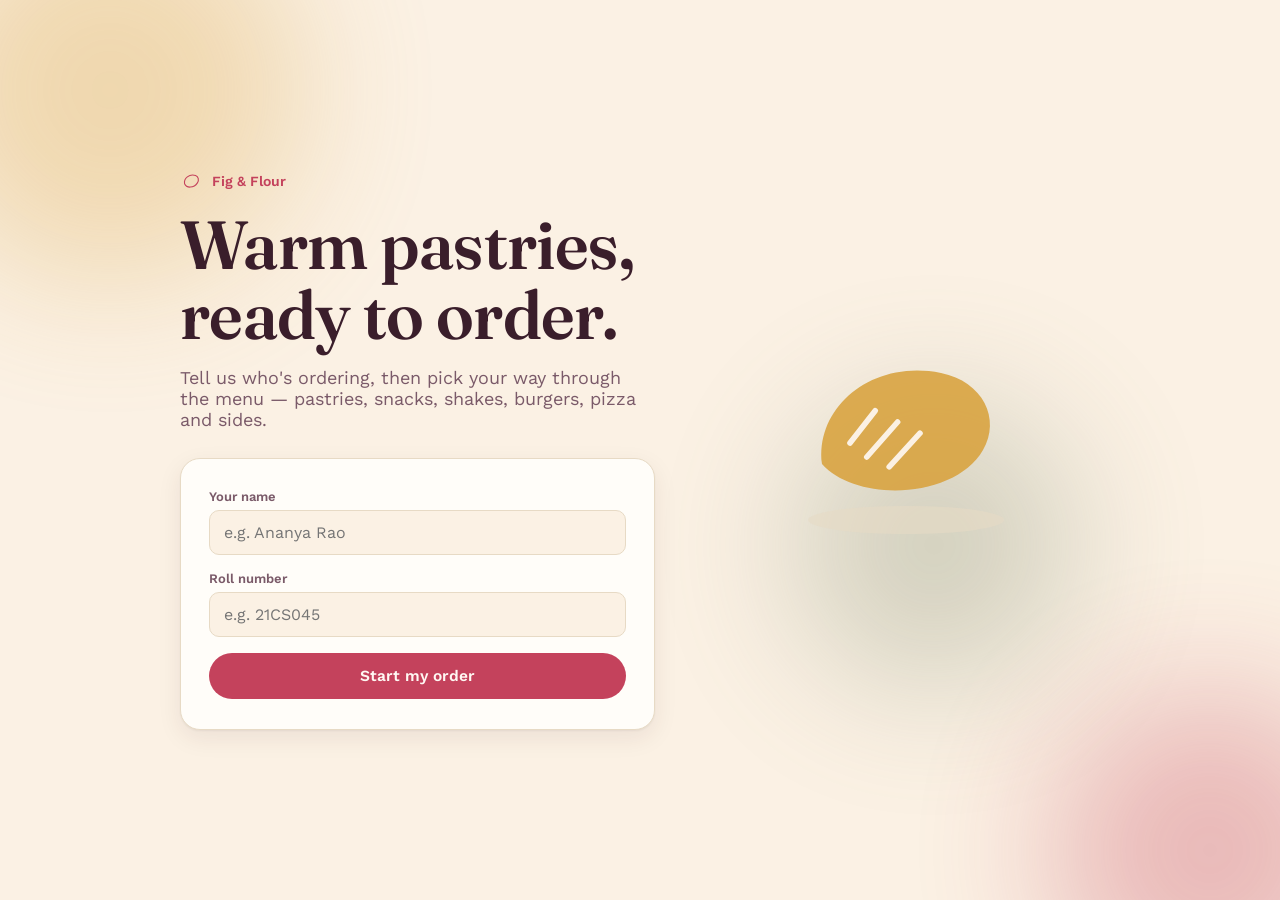
<file: index.html>
<!DOCTYPE html>
<html lang="en">
<head>
<meta charset="UTF-8">
<meta name="viewport" content="width=device-width, initial-scale=1, viewport-fit=cover">
<title>Fig & Flour — Order your pastries</title>
<link rel="preconnect" href="https://fonts.googleapis.com">
<link href="https://fonts.googleapis.com/css2?family=Fraunces:opsz,wght@9..144,400;9..144,500;9..144,600;9..144,700&family=Work+Sans:wght@400;500;600;700&display=swap" rel="stylesheet">
<link rel="stylesheet" href="assets/style.css">
</head>
<body>
<div class="bg-decor" aria-hidden="true"><span></span><span></span><span></span></div>

<section id="page-welcome" class="page">
  <div class="welcome-wrap">
    <div>
      <div class="brand-mark top">
        <svg viewBox="0 0 48 48" fill="none" stroke="currentColor" stroke-width="2.4" stroke-linecap="round" stroke-linejoin="round"><path d="M10 30 C 8 18, 20 8, 34 12 C 40 14, 42 22, 38 28 C 30 40, 14 40, 10 30 Z"/></svg>
        Fig & Flour
      </div>
      <h1 class="hero-title display">Warm pastries,<br>ready to order.</h1>
      <p class="hero-sub">Tell us who's ordering, then pick your way through the menu — pastries, snacks, shakes, burgers, pizza and sides.</p>

      <form class="entry-card" id="entry-form" novalidate>
        <div class="field" id="field-name">
          <label for="input-name">Your name</label>
          <input type="text" id="input-name" placeholder="e.g. Ananya Rao" autocomplete="name">
          <div class="field-error">Enter your name to continue.</div>
        </div>
        <div class="field" id="field-roll">
          <label for="input-roll">Roll number</label>
          <input type="text" id="input-roll" placeholder="e.g. 21CS045" autocomplete="off">
          <div class="field-error">Enter your roll number to continue.</div>
        </div>
        <button type="submit" class="btn btn-primary">Start my order</button>
      </form>
    </div>
    <div class="hero-graphic" aria-hidden="true">
      <svg viewBox="0 0 200 200" fill="none">
        <ellipse cx="100" cy="150" rx="70" ry="10" fill="var(--line)" opacity="0.6"/>
        <path d="M40 110 C35 70, 75 35, 125 45 C155 51, 168 78, 155 100 C135 135, 65 138, 40 110 Z" fill="var(--honey)" opacity="0.9"/>
        <path d="M60 95 L78 72 M72 105 L94 80 M88 112 L110 88" stroke="var(--cream)" stroke-width="4" stroke-linecap="round"/>
      </svg>
    </div>
  </div>
</section>

<script src="assets/data.js"></script>
<script>
  // If someone already entered their details this session, skip straight to the menu.
  if (getCustomer()) { window.location.href = "menu.html"; }

  document.getElementById("entry-form").addEventListener("submit", function (e) {
    e.preventDefault();
    var nameInput = document.getElementById("input-name");
    var rollInput = document.getElementById("input-roll");
    var nameField = document.getElementById("field-name");
    var rollField = document.getElementById("field-roll");
    var nameVal = nameInput.value.trim();
    var rollVal = rollInput.value.trim();

    nameField.classList.toggle("invalid", nameVal === "");
    rollField.classList.toggle("invalid", rollVal === "");
    if (nameVal === "" || rollVal === "") return;

    STORE.set("ff_customer", { name: nameVal, roll: rollVal });
    window.location.href = "menu.html";
  });
</script>
</body>
</html>
</file>
<file: assets/style.css>
:root {
  box-sizing: border-box;
  --cream: #FBF1E4;
  --cream-card: #FFFDF9;
  --plum: #3A1E2B;
  --plum-soft: #7A5A69;
  --raspberry: #C4425C;
  --raspberry-dark: #A3324A;
  --honey: #D9A441;
  --sage: #7C8B6F;
  --line: #E7DAC5;
  --shadow: 0 1px 2px rgba(58,30,43,0.06), 0 8px 24px rgba(58,30,43,0.08);
}
@media (prefers-color-scheme: dark) {
  :root:not([data-theme="light"]) {
    --cream: #211420;
    --cream-card: #2C1B29;
    --plum: #F3E7E0;
    --plum-soft: #C7A9B8;
    --line: #45283F;
    --shadow: 0 1px 2px rgba(0,0,0,0.3), 0 8px 24px rgba(0,0,0,0.35);
  }
}
:root[data-theme="dark"] {
  --cream: #211420;
  --cream-card: #2C1B29;
  --plum: #F3E7E0;
  --plum-soft: #C7A9B8;
  --line: #45283F;
  --shadow: 0 1px 2px rgba(0,0,0,0.3), 0 8px 24px rgba(0,0,0,0.35);
}
html { scroll-padding-top: env(safe-area-inset-top, 0px); scroll-behavior: smooth; }
@media (prefers-reduced-motion: reduce) { html { scroll-behavior: auto; } }
* { box-sizing: border-box; }
body {
  margin: 0;
  min-height: 100dvh;
  background: var(--cream);
  color: var(--plum);
  font-family: 'Work Sans', sans-serif;
  -webkit-font-smoothing: antialiased;
  padding-top: env(safe-area-inset-top, 0px);
  padding-bottom: env(safe-area-inset-bottom, 0px);
}
h1, h2, h3, .display {
  font-family: 'Fraunces', serif;
  font-weight: 600;
  letter-spacing: -0.01em;
  margin: 0;
}
button { font-family: inherit; cursor: pointer; }
a { color: inherit; text-decoration: none; }
:focus-visible { outline: 2.5px solid var(--raspberry); outline-offset: 3px; border-radius: 4px; }
@media (prefers-reduced-motion: reduce) {
  * { animation-duration: 0.001ms !important; transition-duration: 0.001ms !important; }
}

/* ---------- ambient background animation ---------- */
.bg-decor {
  position: fixed;
  inset: 0;
  z-index: -1;
  overflow: hidden;
  pointer-events: none;
}
.bg-decor span {
  position: absolute;
  border-radius: 50%;
  filter: blur(70px);
  opacity: 0.32;
  animation: drift 24s ease-in-out infinite;
  will-change: transform;
}
.bg-decor span:nth-child(1) {
  width: 380px; height: 380px; background: var(--honey);
  top: -100px; left: -80px; animation-duration: 26s;
}
.bg-decor span:nth-child(2) {
  width: 320px; height: 320px; background: var(--raspberry);
  bottom: -110px; right: -90px; animation-duration: 31s; animation-delay: -9s;
}
.bg-decor span:nth-child(3) {
  width: 280px; height: 280px; background: var(--sage);
  top: 45%; left: 62%; animation-duration: 35s; animation-delay: -16s;
}
@keyframes drift {
  0%, 100% { transform: translate(0, 0) scale(1); }
  33% { transform: translate(50px, -35px) scale(1.1); }
  66% { transform: translate(-35px, 25px) scale(0.92); }
}

/* ---------- shared page shell ---------- */
.page { min-height: 100dvh; padding: 0 0 40px; }
.brand-mark {
  display: inline-flex; align-items: center; gap: 10px;
  color: var(--raspberry); font-weight: 600; font-size: 14px;
}
.brand-mark svg { width: 22px; height: 22px; }

/* ---------- welcome page ---------- */
#page-welcome { display: flex; align-items: center; justify-content: center; padding: 32px 20px; }
.welcome-wrap { max-width: 920px; width: 100%; display: grid; grid-template-columns: 1.1fr 0.9fr; gap: 56px; align-items: center; }
@media (max-width: 760px) { .welcome-wrap { grid-template-columns: 1fr; gap: 28px; text-align: center; } }
.brand-mark.top { margin-bottom: 18px; }
@media (max-width: 760px) { .brand-mark.top { justify-content: center; } }
.hero-title {
  font-size: clamp(42px, 7vw, 68px); line-height: 1.02;
  opacity: 0; animation: heroIn 0.8s 0.1s cubic-bezier(.2,.8,.2,1) both;
}
.hero-sub {
  font-size: 18px; color: var(--plum-soft); max-width: 46ch; margin-top: 18px;
  opacity: 0; animation: heroIn 0.8s 0.3s cubic-bezier(.2,.8,.2,1) both;
}
@media (max-width: 760px) { .hero-sub { margin-left: auto; margin-right: auto; } }
@keyframes heroIn { from { opacity: 0; transform: translateY(16px); } to { opacity: 1; transform: translateY(0); } }
.hero-graphic { opacity: 0; animation: heroIn 0.9s 0.35s cubic-bezier(.2,.8,.2,1) both; display: flex; justify-content: center; }
.hero-graphic svg { width: min(280px, 80%); height: auto; animation: float 6s ease-in-out infinite; }
@keyframes float { 0%, 100% { transform: translateY(0) rotate(-2deg); } 50% { transform: translateY(-10px) rotate(1deg); } }

.entry-card {
  background: var(--cream-card); border: 1px solid var(--line); border-radius: 20px;
  padding: 30px 28px; box-shadow: var(--shadow); margin-top: 28px;
  opacity: 0; animation: heroIn 0.8s 0.45s cubic-bezier(.2,.8,.2,1) both;
}
.field { margin-bottom: 16px; text-align: left; }
.field label { display: block; font-size: 13px; font-weight: 600; color: var(--plum-soft); margin-bottom: 6px; }
.field input, .field select {
  width: 100%; padding: 12px 14px; border: 1.5px solid var(--line); border-radius: 10px;
  background: var(--cream); color: var(--plum); font-size: 16px; font-family: inherit;
  transition: border-color 0.15s ease; appearance: none;
}
.field select {
  background-image: url("data:image/svg+xml,%3Csvg xmlns='http://www.w3.org/2000/svg' viewBox='0 0 24 24' fill='none' stroke='%237A5A69' stroke-width='2.4' stroke-linecap='round' stroke-linejoin='round'%3E%3Cpath d='M6 9l6 6 6-6'/%3E%3C/svg%3E");
  background-repeat: no-repeat; background-position: right 12px center; background-size: 18px; padding-right: 40px;
}
.field input:focus, .field select:focus { border-color: var(--raspberry); }
.field-error { display: none; color: var(--raspberry-dark); font-size: 13px; margin-top: 6px; }
.field.invalid input, .field.invalid select { border-color: var(--raspberry-dark); }
.field.invalid .field-error { display: block; }
.field-hint { font-size: 12.5px; color: var(--plum-soft); margin-top: 6px; }

.btn { border: none; border-radius: 999px; padding: 14px 26px; font-weight: 600; font-size: 15.5px;
  transition: transform 0.15s ease, box-shadow 0.15s ease, background 0.15s ease; }
.btn:active { transform: scale(0.97); }
.btn-primary { background: var(--raspberry); color: #FFF8F3; width: 100%; }
.btn-primary:hover { background: var(--raspberry-dark); }
.btn-primary:disabled { opacity: 0.5; cursor: not-allowed; }
.btn-ghost { background: transparent; color: var(--plum); border: 1.5px solid var(--line); }
.btn-ghost:hover { border-color: var(--plum-soft); }

/* ---------- menu page ---------- */
#page-menu { padding-bottom: 120px; }
.top-nav {
  position: sticky; top: 0; z-index: 20;
  background: color-mix(in srgb, var(--cream) 92%, transparent);
  backdrop-filter: blur(10px); border-bottom: 1px solid var(--line);
  padding: calc(16px + env(safe-area-inset-top,0px)) 24px 16px;
  display: flex; align-items: center; justify-content: space-between; gap: 16px; flex-wrap: wrap;
}
.nav-brand { display: flex; align-items: center; gap: 10px; }
.nav-brand svg { width: 26px; height: 26px; color: var(--raspberry); }
.nav-brand span { font-family: 'Fraunces', serif; font-weight: 600; font-size: 19px; }
.nav-greet { font-size: 13px; color: var(--plum-soft); }
.cart-chip {
  display: flex; align-items: center; gap: 8px; background: var(--cream-card);
  border: 1.5px solid var(--line); border-radius: 999px; padding: 8px 14px;
  font-weight: 600; font-size: 14px; position: relative; border-width: 1.5px;
}
.cart-chip svg { width: 18px; height: 18px; }
.cart-badge {
  position: absolute; top: -6px; right: -6px; background: var(--raspberry); color: #fff;
  font-size: 11px; font-weight: 700; min-width: 18px; height: 18px; border-radius: 999px;
  display: flex; align-items: center; justify-content: center; padding: 0 4px;
  transform: scale(0); transition: transform 0.2s cubic-bezier(.34,1.56,.64,1);
}
.cart-badge.show { transform: scale(1); }
.cart-chip.bump { animation: bump 0.35s ease; }
@keyframes bump { 30% { transform: scale(1.08); } 100% { transform: scale(1); } }

.menu-header { padding: 36px 24px 8px; max-width: 1080px; margin: 0 auto; }
.menu-header h2 { font-size: clamp(28px, 4vw, 38px); }
.menu-header p { color: var(--plum-soft); margin-top: 8px; max-width: 60ch; }

.category-nav {
  display: flex; gap: 10px; overflow-x: auto; -webkit-overflow-scrolling: touch;
  max-width: 1080px; margin: 0 auto; padding: 18px 24px 4px;
  scrollbar-width: none;
}
.category-nav::-webkit-scrollbar { display: none; }
.category-chip {
  flex: 0 0 auto; display: inline-block; padding: 9px 18px; border-radius: 999px;
  border: 1.5px solid var(--line); background: var(--cream-card); color: var(--plum-soft);
  font-size: 13.5px; font-weight: 600; white-space: nowrap; transition: border-color 0.15s ease, color 0.15s ease;
}
.category-chip:hover { border-color: var(--raspberry); color: var(--plum); }

.menu-section { max-width: 1080px; margin: 0 auto; padding: 30px 24px 0; }
.menu-section h3 { font-size: 22px; scroll-margin-top: 96px; }
.menu-section:first-of-type { padding-top: 10px; }

.menu-grid {
  max-width: 1080px; margin: 0 auto; padding: 20px 24px 40px;
  display: grid; grid-template-columns: repeat(auto-fill, minmax(230px, 1fr)); gap: 18px;
}
.menu-section .menu-grid { padding: 16px 0 8px; }
.pastry-card {
  background: var(--cream-card); border: 1px solid var(--line); border-radius: 18px; padding: 20px;
  text-align: left; display: flex; flex-direction: column; gap: 10px;
  border-top: 4px solid var(--card-accent, var(--raspberry));
  transition: transform 0.15s ease, box-shadow 0.15s ease; position: relative;
}
.pastry-card:hover { transform: translateY(-3px); box-shadow: var(--shadow); }
.pastry-icon { color: var(--card-accent, var(--raspberry)); }
.pastry-icon svg { width: 46px; height: 46px; }
.pastry-name { font-family: 'Fraunces', serif; font-size: 18px; font-weight: 600; }
.pastry-desc { font-size: 13.5px; color: var(--plum-soft); line-height: 1.45; flex-grow: 1; }
.pastry-foot { display: flex; align-items: center; justify-content: space-between; margin-top: 4px; }
.pastry-price { font-weight: 700; font-size: 16px; }
.add-btn {
  background: var(--cream); border: 1.5px solid var(--card-accent, var(--raspberry));
  color: var(--card-accent, var(--raspberry)); border-radius: 999px; width: 34px; height: 34px;
  display: flex; align-items: center; justify-content: center; font-size: 20px; line-height: 1;
  transition: background 0.15s ease, color 0.15s ease, transform 0.15s ease;
}
.add-btn:hover { background: var(--card-accent, var(--raspberry)); color: #FFF8F3; }
.add-btn:active { transform: scale(0.9); }
.qty-tag {
  position: absolute; top: -9px; right: 14px; background: var(--card-accent, var(--raspberry));
  color: #fff; font-size: 11px; font-weight: 700; border-radius: 999px; padding: 3px 8px;
  opacity: 0; transform: translateY(4px); transition: opacity 0.2s ease, transform 0.2s ease;
}
.qty-tag.show { opacity: 1; transform: translateY(0); }

.sticky-cart {
  position: fixed; left: 0; right: 0; bottom: 0;
  padding: 14px 20px calc(14px + env(safe-area-inset-bottom,0px));
  background: var(--plum); color: var(--cream);
  display: flex; align-items: center; justify-content: space-between; gap: 16px;
  transform: translateY(100%); transition: transform 0.3s cubic-bezier(.2,.8,.2,1); z-index: 25;
}
.sticky-cart.show { transform: translateY(0); }
.sticky-cart .info { font-size: 14px; }
.sticky-cart .info b { font-size: 16px; }
.sticky-cart .btn-primary { width: auto; padding: 12px 22px; }

/* ---------- checkout page ---------- */
#page-checkout { padding: 0 0 60px; }
.checkout-wrap { max-width: 640px; margin: 0 auto; padding: 28px 24px 40px; }
.back-link {
  display: inline-flex; align-items: center; gap: 6px; font-size: 14px; color: var(--plum-soft);
  background: none; border: none; padding: 8px 0; margin-bottom: 14px;
}
.back-link:hover { color: var(--plum); }
.checkout-wrap h2 { font-size: 28px; margin-bottom: 20px; }

.order-list { border-top: 1px solid var(--line); }
.order-row { display: flex; align-items: center; gap: 12px; padding: 14px 0; border-bottom: 1px solid var(--line); }
.order-row .icon { width: 34px; height: 34px; flex-shrink: 0; }
.order-row .icon svg { width: 100%; height: 100%; }
.order-row .name { font-weight: 600; flex-grow: 1; }
.order-row .qty-controls { display: flex; align-items: center; gap: 8px; font-size: 13px; color: var(--plum-soft); }
.qty-btn {
  width: 24px; height: 24px; border-radius: 50%; border: 1.5px solid var(--line);
  background: var(--cream-card); display: flex; align-items: center; justify-content: center; font-size: 14px;
}
.order-row .line-price { font-weight: 700; width: 64px; text-align: right; }

.totals { padding: 16px 0; }
.totals-row { display: flex; justify-content: space-between; font-size: 14.5px; color: var(--plum-soft); padding: 4px 0; }
.totals-row.grand {
  color: var(--plum); font-weight: 700; font-size: 19px; padding-top: 10px;
  border-top: 1px solid var(--line); margin-top: 6px;
}

.empty-cart { text-align: center; padding: 50px 20px; color: var(--plum-soft); }
.empty-cart svg { width: 60px; height: 60px; color: var(--line); margin-bottom: 14px; }

.pay-section { margin-top: 30px; }
.pay-section h3 { font-size: 16px; margin-bottom: 4px; }
.pay-note { font-size: 13px; color: var(--plum-soft); margin-bottom: 18px; }
.row-2 { display: grid; grid-template-columns: 1fr 1fr; gap: 14px; }

.method-panel {
  border: 1px solid var(--line); border-radius: 14px; padding: 16px; margin-top: 4px;
  background: var(--cream-card);
}
.method-panel + .method-panel { margin-top: 12px; }
.method-note {
  display: flex; align-items: flex-start; gap: 10px; font-size: 13.5px; color: var(--plum-soft);
}
.method-note svg { width: 20px; height: 20px; flex-shrink: 0; margin-top: 1px; color: var(--sage); }

/* ---------- confirmation page ---------- */
#page-confirm { display: flex; align-items: center; justify-content: center; padding: 40px 20px; }
.confirm-card {
  max-width: 480px; width: 100%; background: var(--cream-card); border: 1px solid var(--line);
  border-radius: 20px; padding: 40px 32px; text-align: center; box-shadow: var(--shadow);
}
.confirm-icon { width: 64px; height: 64px; margin: 0 auto 18px; color: var(--sage); animation: popIn 0.5s cubic-bezier(.34,1.56,.64,1) both; }
@keyframes popIn { from { transform: scale(0.5); opacity: 0; } to { transform: scale(1); opacity: 1; } }
.confirm-card h2 { font-size: 26px; margin-bottom: 8px; }
.confirm-card .sub { color: var(--plum-soft); font-size: 14.5px; margin-bottom: 22px; }
.order-id {
  display: inline-block; background: var(--cream); border: 1px dashed var(--line); border-radius: 10px;
  padding: 8px 16px; font-family: 'Fraunces', serif; font-weight: 600; font-size: 15px;
  letter-spacing: 0.03em; margin-bottom: 10px;
}
.pay-method-tag {
  display: inline-flex; align-items: center; gap: 6px; font-size: 13px; color: var(--plum-soft); margin-bottom: 22px;
}
.pay-method-tag svg { width: 16px; height: 16px; color: var(--sage); }
.confirm-summary { text-align: left; border-top: 1px solid var(--line); padding-top: 16px; margin-bottom: 22px; }
.confirm-summary .r { display: flex; justify-content: space-between; font-size: 14px; padding: 5px 0; color: var(--plum-soft); }
.confirm-summary .r.total { color: var(--plum); font-weight: 700; border-top: 1px solid var(--line); margin-top: 6px; padding-top: 10px; }
</file>
